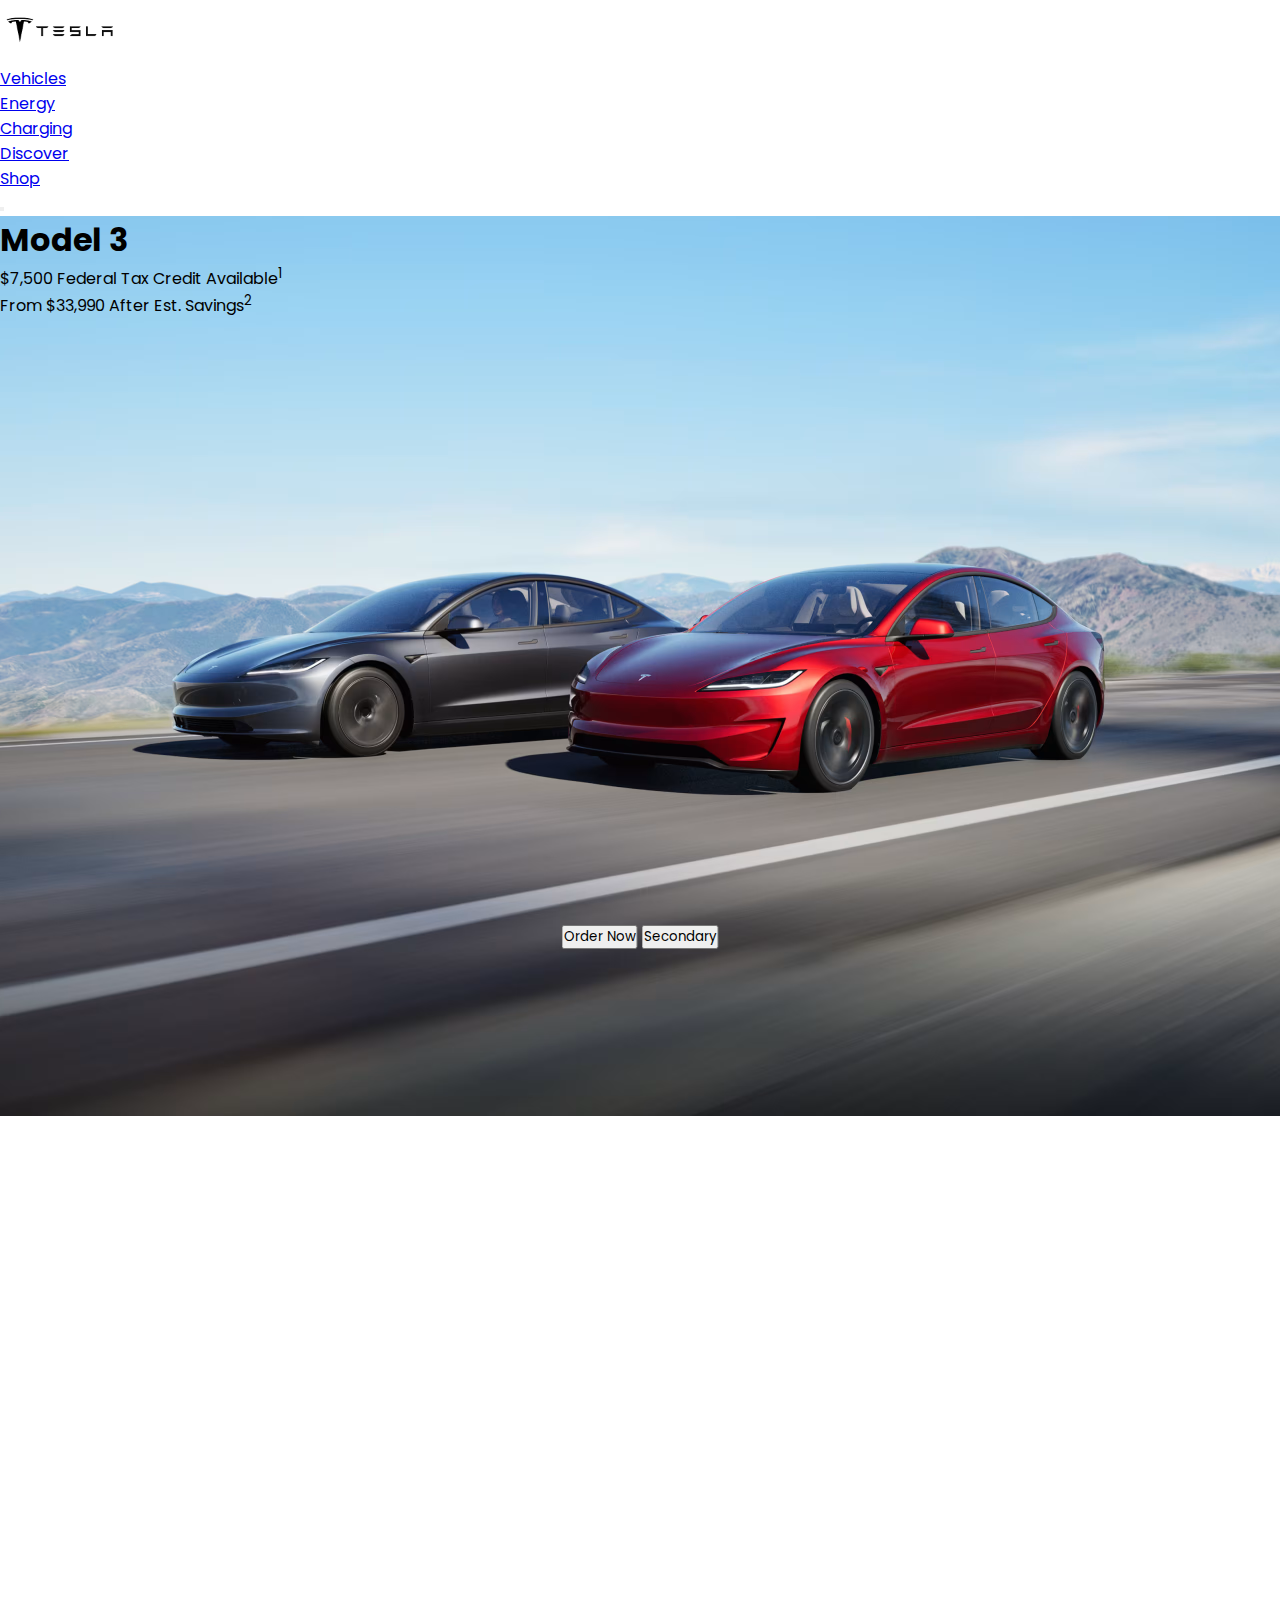
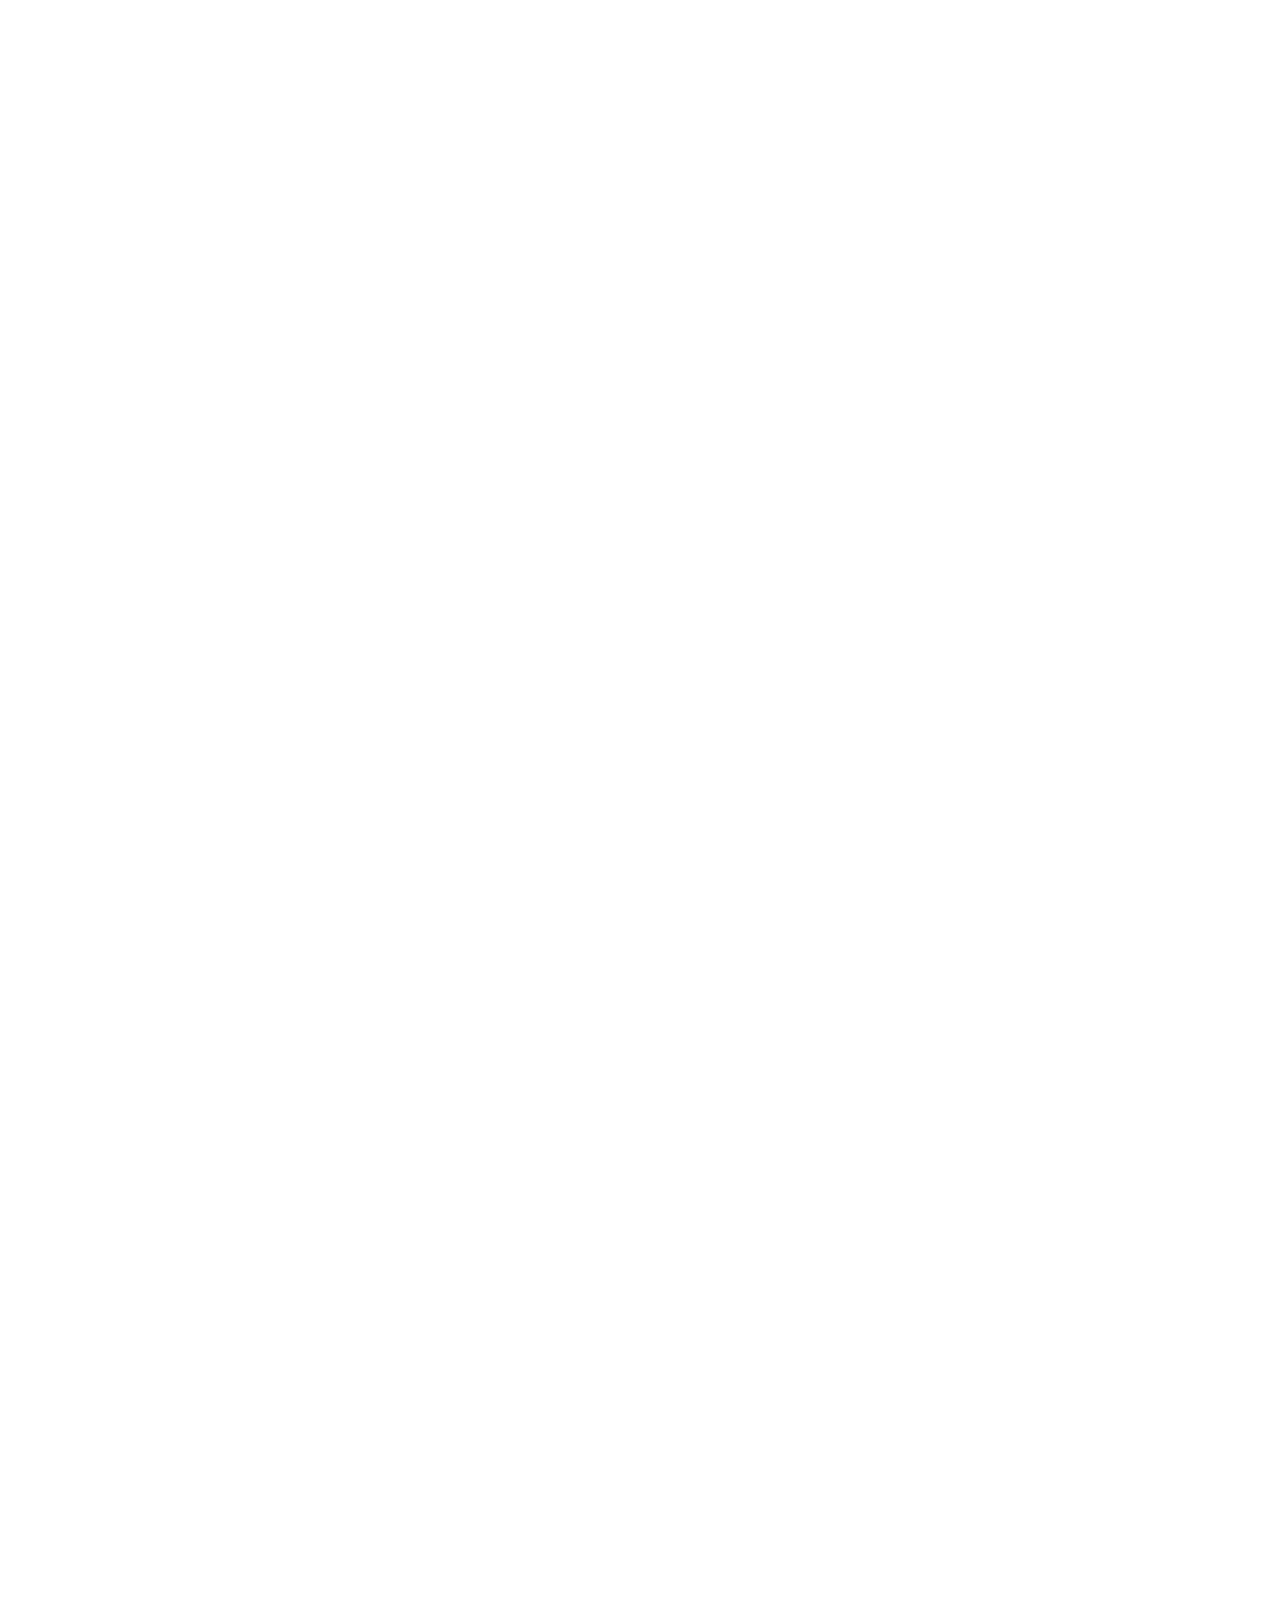
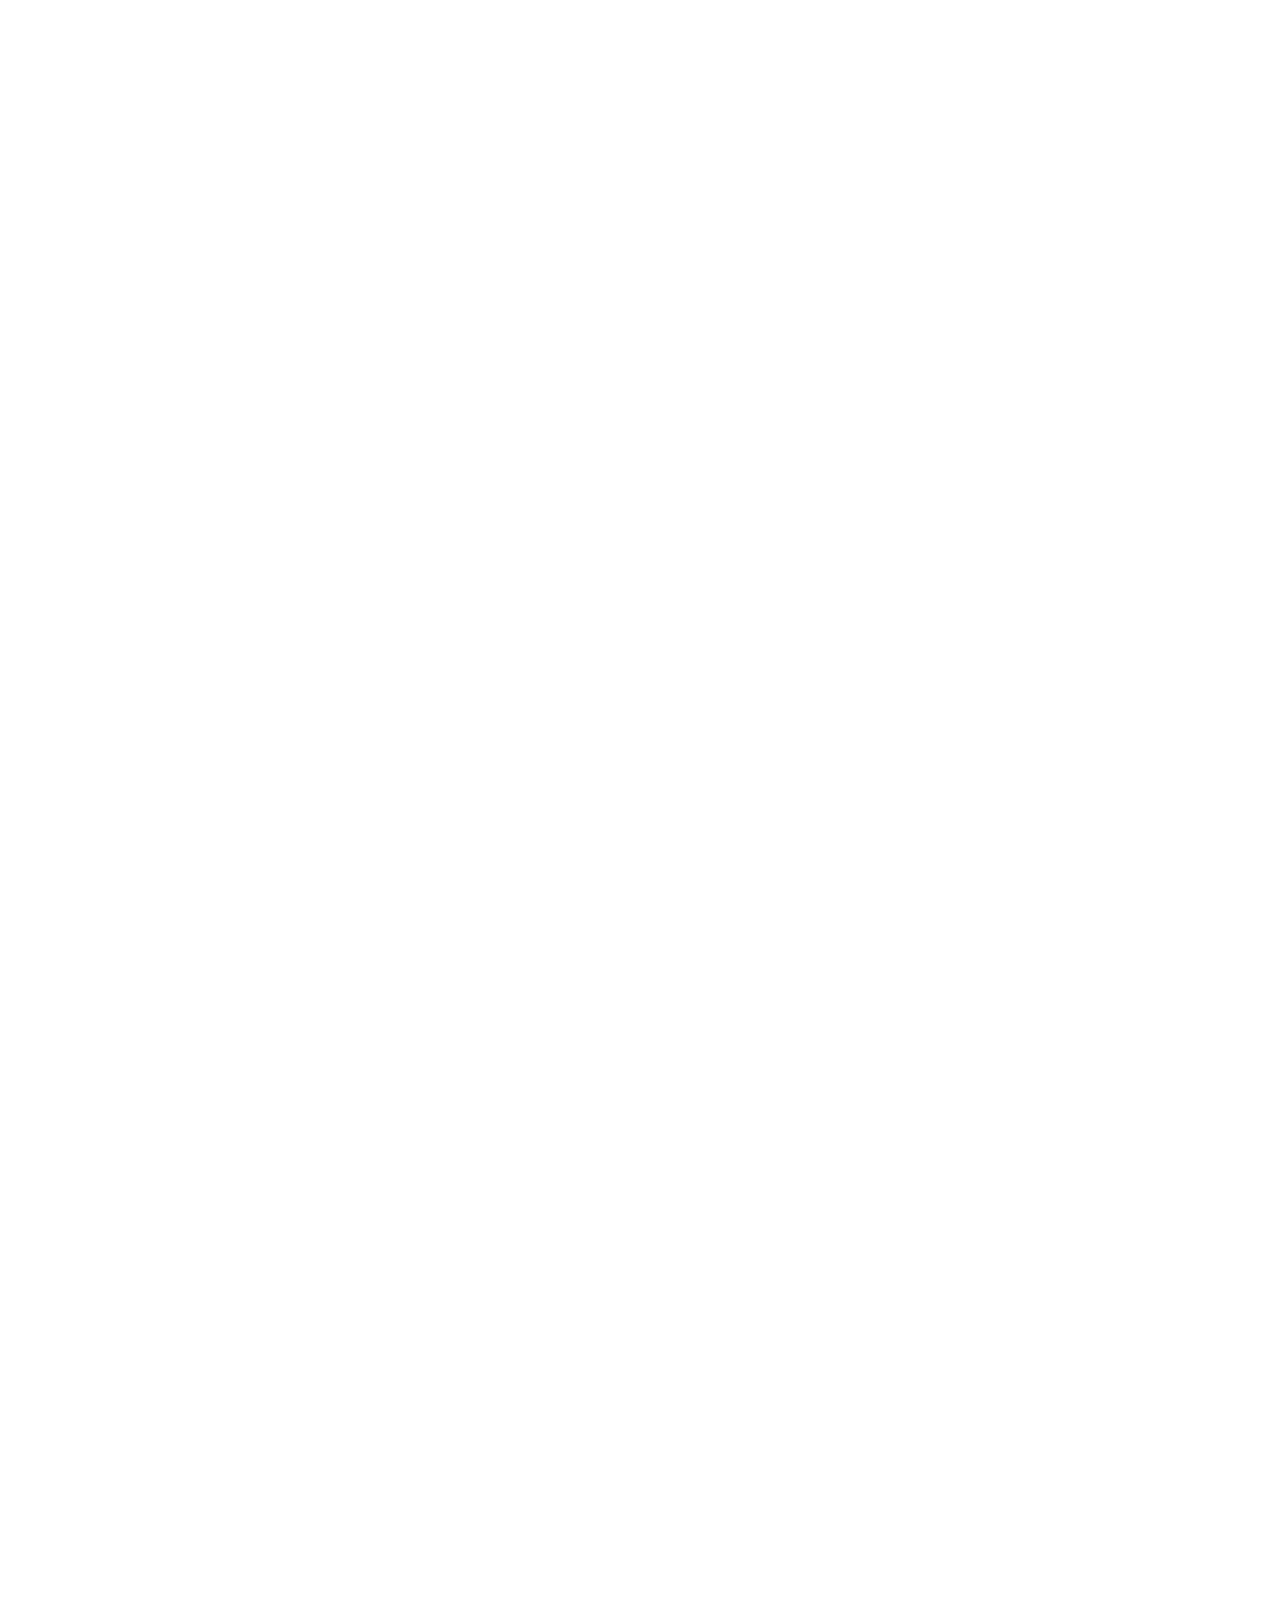
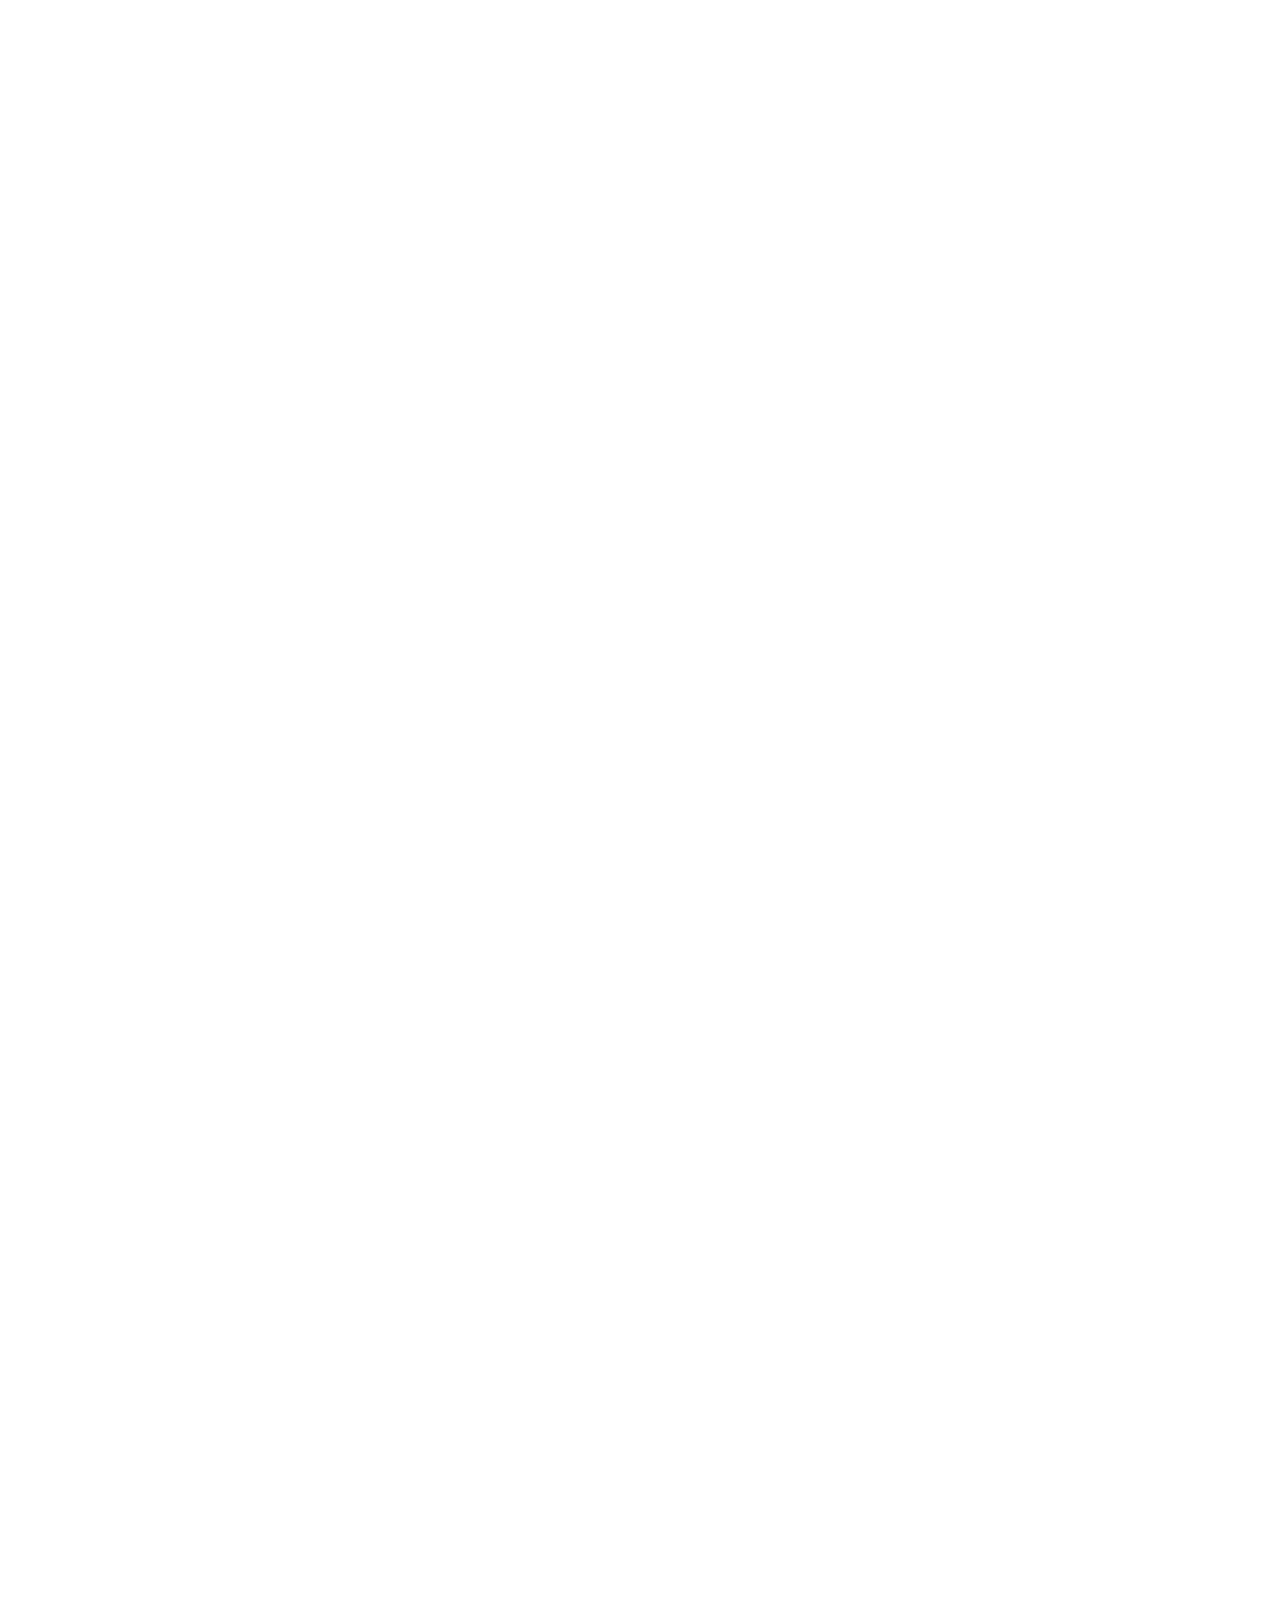
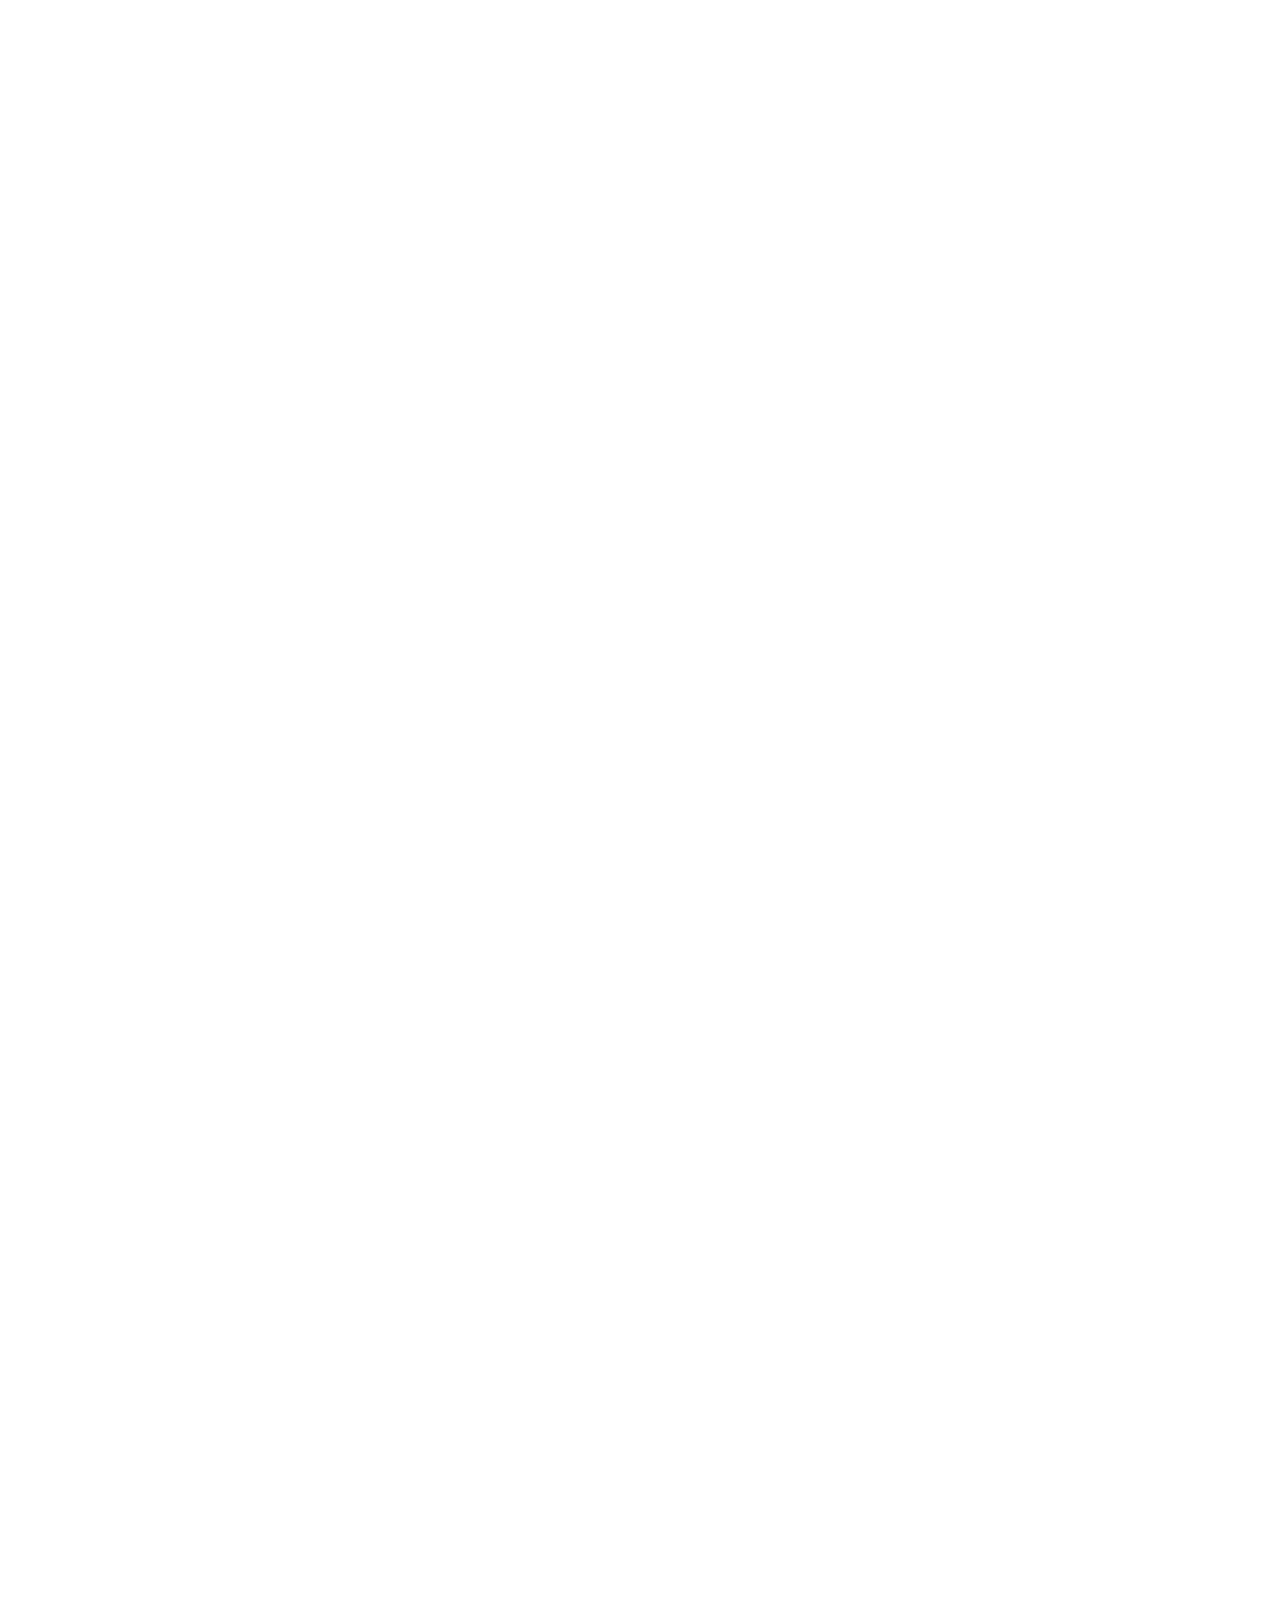
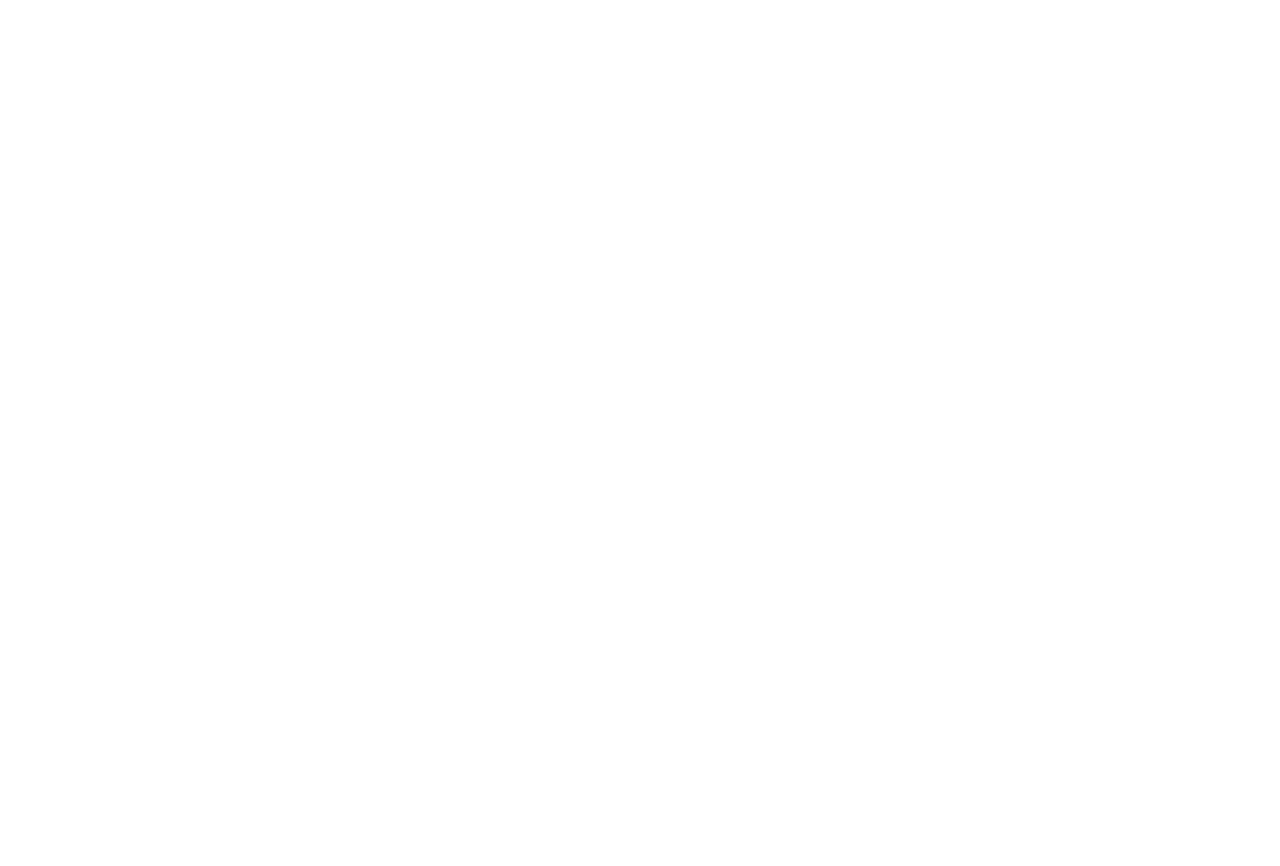
<file: index.html>
<!DOCTYPE html>
<html lang="en">

<head>
  <meta charset="UTF-8">
  <meta name="viewport" content="width=device-width, initial-scale=1.0">
  <title>Electric Cars, Solar &amp; Clean Energy | Tesla</title>
  <link href="https://cdn.jsdelivr.net/npm/bootstrap@5.0.2/dist/css/bootstrap.min.css" rel="stylesheet"
    integrity="sha384-EVSTQN3/azprG1Anm3QDgpJLIm9Nao0Yz1ztcQTwFspd3yD65VohhpuuCOmLASjC" crossorigin="anonymous">
  <!-- font-awesome cdn -->
  <link rel="stylesheet" href="https://cdnjs.cloudflare.com/ajax/libs/font-awesome/6.5.2/css/all.min.css"
    integrity="sha512-SnH5WK+bZxgPHs44uWIX+LLJAJ9/2PkPKZ5QiAj6Ta86w+fsb2TkcmfRyVX3pBnMFcV7oQPJkl9QevSCWr3W6A=="
    crossorigin="anonymous" referrerpolicy="no-referrer" />

  <!-- google fonts cdn  -->
  <link rel="preconnect" href="https://fonts.googleapis.com">
  <link rel="preconnect" href="https://fonts.gstatic.com" crossorigin>
  <link
    href="https://fonts.googleapis.com/css2?family=Poppins:ital,wght@0,100;0,200;0,300;0,400;0,500;0,600;0,700;0,800;0,900;1,100;1,200;1,300;1,400;1,500;1,600;1,700;1,800;1,900&display=swap"
    rel="stylesheet">
  <link rel="shortcut icon" href="./images/favicon.png" type="image/x-icon">
  <link rel="stylesheet" href="./css/style.css">

  <link href="https://unpkg.com/aos@2.3.1/dist/aos.css" rel="stylesheet">

</head>

<body>

  <nav class="navbar navbar-expand-lg navbar-light px-3">
    <div class="container-fluid">
      <!-- Left Section: Brand -->
      <a class="navbar-brand" href="./index.html">
        <img src="./images/logo.png" alt="" width="120px">
      </a>

      <!-- Center Section: Navbar links -->
      <div class="collapse navbar-collapse justify-content-center" id="navbarTogglerDemo01">
        <ul class="navbar-nav mb-2 mb-lg-0">
          <li class="nav-item">
            <a class="nav-link active" aria-current="page" href="#">Vehicles</a>
          </li>
          <li class="nav-item">
            <a class="nav-link text-dark" href="#">Energy</a>
          </li>
          <li class="nav-item">
            <a class="nav-link text-dark" href="#">Charging</a>
          </li>
          <li class="nav-item">
            <a class="nav-link text-dark" href="#">Discover</a>
          </li>
          <li class="nav-item">
            <a class="nav-link text-dark" href="./shop.html">Shop</a>
          </li>
        </ul>
      </div>

      <!-- Right Section: Search form -->
      <div class="d-flex gap-2 icon_div">
        <i class="fa-solid fa-question"></i>
        <i class="fa-solid fa-globe"></i>
        <i class="fa-solid fa-user"></i>
      </div>

      <!-- Navbar Toggler for small screens -->
      <button class="navbar-toggler" type="button" data-bs-toggle="collapse" data-bs-target="#navbarTogglerDemo01"
        aria-controls="navbarTogglerDemo01" aria-expanded="false" aria-label="Toggle navigation">
        <span class="navbar-toggler-icon"></span>
      </button>
    </div>
  </nav>
  
  <header class="py-5">
    <div class="px-4 py-5 text-center">
      <h1 class="display-5 fw-normal">Model 3</h1>
      <div class="col-lg-6 mx-auto">
        <p class="lead mb-4">$7,500 Federal Tax Credit Available<sup>1</sup> <br>
          From $33,990 After Est. Savings<sup>2</sup></p>
      </div>
    </div>
    <div class="d-grid gap-2 d-sm-flex justify-content-sm-center header-btns">
      <button type="button" class="btn bg-white text-dark btn-lg px-4 gap-2">Order Now</button>
      <button type="button" class="btn bg-dark text-white btn-outline-secondary btn-lg px-4">Secondary</button>
    </div>
  </header>

  <section id="sec1" data-aos="zoom-in" data-aos-delay="150" data-aos-duration="1500">
    <div class="px-4 py-5 text-center">
      <h1 class="display-5 fw-normal">Model Y</h1>
      <div class="col-lg-6 mx-auto">
        <p class="lead mb-4">From $31,490<sup>3</sup><br>
          After Est. Savings</p>
      </div>
    </div>
    <div class="d-grid gap-2 d-sm-flex justify-content-sm-center header-btns">
      <button type="button" class="btn bg-white text-dark btn-lg px-4 gap-2">Order Now</button>
      <button type="button" class="btn bg-dark text-white btn-outline-secondary btn-lg px-4">Secondary</button>
    </div>
  </section>

  <section id="sec2"data-aos="zoom-in" data-aos-delay="150" data-aos-duration="1500">
    <div class="px-4 py-5 text-center">
      <h1 class="display-5 fw-normal">Model X</h1>
      <div class="col-lg-6 mx-auto">
        <p class="lead mb-4">From $63,990<sup>4</sup><br>
          After Est. Savings</p>
      </div>
    </div>
    <div class="d-grid gap-2 d-sm-flex justify-content-sm-center header-btns">
      <button type="button" class="btn bg-white text-dark btn-lg px-4 gap-2">Order Now</button>
      <button type="button" class="btn bg-dark text-white btn-outline-secondary btn-lg px-4">Secondary</button>
    </div>
  </section>

  <section id="sec3" data-aos="zoom-in" data-aos-delay="150" data-aos-duration="1500">
    <div class="px-4 py-5 text-center">
      <h1 class="display-5 fw-normal">Model S</h1>
      <div class="col-lg-6 mx-auto">
        <p class="lead mb-4">From $66,490<sup>5</sup><br>
          After Est. Savings</p>
      </div>
    </div>
    <div class="d-grid gap-2 d-sm-flex justify-content-sm-center header-btns">
      <button type="button" class="btn bg-white text-dark btn-lg px-4 gap-2">Order Now</button>
      <button type="button" class="btn bg-dark text-white btn-outline-secondary btn-lg px-4">Secondary</button>
    </div>
  </section>

  <section id="sec4"data-aos="zoom-in" data-aos-delay="150" data-aos-duration="1500">
    <div class="px-4 py-5 text-center">
      <h1 class="display-5 fw-normal">Model S</h1>
      <div class="col-lg-6 mx-auto">
        <p class="lead mb-4">From $66,490<sup>5</sup><br>
          After Est. Savings</p>
      </div>
    </div>
    <div class="d-grid gap-2 d-sm-flex justify-content-sm-center header-btns">
      <button type="button" class="btn bg-white text-dark btn-lg px-4 gap-2">Order Now</button>
      <button type="button" class="btn bg-dark text-white btn-outline-secondary btn-lg px-4">Secondary</button>
    </div>
  </section>

  <section id="sec5" data-aos="zoom-in" data-aos-delay="150" data-aos-duration="1500">
    <div class="px-4 py-5 text-center">
      <h1 class="display-5 fw-normal">Solar Panels</h1>
      <div class="col-lg-6 mx-auto">
        <p class="lead mb-4"><a href="" class="text-white">Schedule a Virtual Consultation</a></p>
      </div>
    </div>
    <div class="d-grid gap-2 d-sm-flex justify-content-sm-center header-btns">
      <button type="button" class="btn bg-white text-dark btn-lg px-4 gap-2">Order Now</button>
      <button type="button" class="btn bg-dark text-white btn-outline-secondary btn-lg px-4">Secondary</button>
    </div>
  </section>

  <section id="sec6" data-aos="zoom-in" data-aos-delay="150" data-aos-duration="1500">
    <div class="px-4 py-5 text-center">
      <h1 class="display-5 fw-normal">Solar Roof</h1>
      <div class="col-lg-6 mx-auto">
        <p class="lead mb-4 fs-6">Produce Clean Energy From Your Roof</p>
      </div>
    </div>
    <div class="d-grid gap-2 d-sm-flex justify-content-sm-center header-btns">
      <button type="button" class="btn bg-white text-dark btn-lg px-4 gap-2">Order Now</button>
      <button type="button" class="btn bg-dark text-white btn-outline-secondary btn-lg px-4">Secondary</button>
    </div>
  </section>

  <section id="sec7" data-aos="zoom-in" data-aos-delay="150" data-aos-duration="1500">
    <div class="px-4 py-5 text-center">
      <h1 class="display-5 fw-normal">Powerwall</h1>
    </div>
    <div class="d-grid gap-2 d-sm-flex justify-content-sm-center header-btns">
      <button type="button" class="btn bg-white text-dark btn-lg px-4 gap-2">Order Now</button>
      <button type="button" class="btn bg-dark text-white btn-outline-secondary btn-lg px-4">Secondary</button>
    </div>
  </section>

  <section id="sec8" data-aos="zoom-in" data-aos-delay="150" data-aos-duration="1500">
    <div class="px-4 py-5 text-center">
      <h1 class="display-5 fw-normal">Accessories</h1>
    </div>
    <div class="d-grid gap-2 d-sm-flex justify-content-sm-center header-btns">
      <button type="button" class="btn bg-white text-dark btn-lg px-4 gap-2">Order Now</button>
    </div>
  </section>

  <footer class="bg-dark" data-aos="zoom-in" data-aos-delay="150" data-aos-duration="1500">
    <div class="container text-center text-white py-4">
      <p> 1 $7,500 Federal Tax Credit available for eligible <br> buyers and subject to MSRP caps. Model 3 <br>
        Rear-Wheel Drive not eligible. </p>

      <p> 2 Starting price of Model 3 Rear-Wheel Drive <br> before estimated savings is $38,990, excluding taxes and
        <br> fees and is subject to change. Estimated savings includes $5,000 in gas <br> savings estimated over five
        years. </p>

      <p> 3 Monthly lease payment is $449 before estimated gas <br> savings of $100 per month and based on purchase
        price <br> of $44,990, excluding taxes and fees and is subject to change. Lease <br> available in select states,
        requires $2,999 down and is subject to credit approval. <br> No security deposit required. Additional terms and
        conditions apply. </p>

      <p> 4 Price before estimated savings is $77,990, excluding <br> taxes and fees. Subject to change. Estimated
        savings includes <br> $6,500 in gas savings estimated over five years, the $7,500 Federal <br> Tax Credit and
        state incentives, available to eligible buyers and <br> subject to MSRP caps. Terms apply. </p>

      <p> 5 Price before estimated savings is $72,990, excluding taxes <br> and fees. Subject to change. Estimated
        savings includes <br> $6,500 in gas savings estimated over five years and <br>state incentives, available to
        eligible buyers and subject to MSRP caps. Terms apply. </p>
    </div>
    <div class="container text-center py-4">
     <a href="" class="text-decoration-none text-white px-2"> Tesla © 2024  </a>
     <a href="" class="text-decoration-none text-white px-2"> Privacy & Legal </a>
     <a href="" class="text-decoration-none text-white px-2"> Vehicle Recalls </a>
     <a href="" class="text-decoration-none text-white px-2"> Contact </a>
     <a href="" class="text-decoration-none text-white px-2"> News </a>
     <a href="" class="text-decoration-none text-white px-2"> Get Updates </a>
     <a href="" class="text-decoration-none text-white px-2"> Locations </a>
    </div>
  </footer>

  <script src="https://cdn.jsdelivr.net/npm/@popperjs/core@2.9.2/dist/umd/popper.min.js"
    integrity="sha384-IQsoLXl5PILFhosVNubq5LC7Qb9DXgDA9i+tQ8Zj3iwWAwPtgFTxbJ8NT4GN1R8p"
    crossorigin="anonymous"></script>
  <script src="https://cdn.jsdelivr.net/npm/bootstrap@5.0.2/dist/js/bootstrap.min.js"
    integrity="sha384-cVKIPhGWiC2Al4u+LWgxfKTRIcfu0JTxR+EQDz/bgldoEyl4H0zUF0QKbrJ0EcQF"
    crossorigin="anonymous"></script>
    <script src="https://unpkg.com/aos@2.3.1/dist/aos.js"></script>
    <script>
      AOS.init();
    </script>
</body>

</html>
</file>
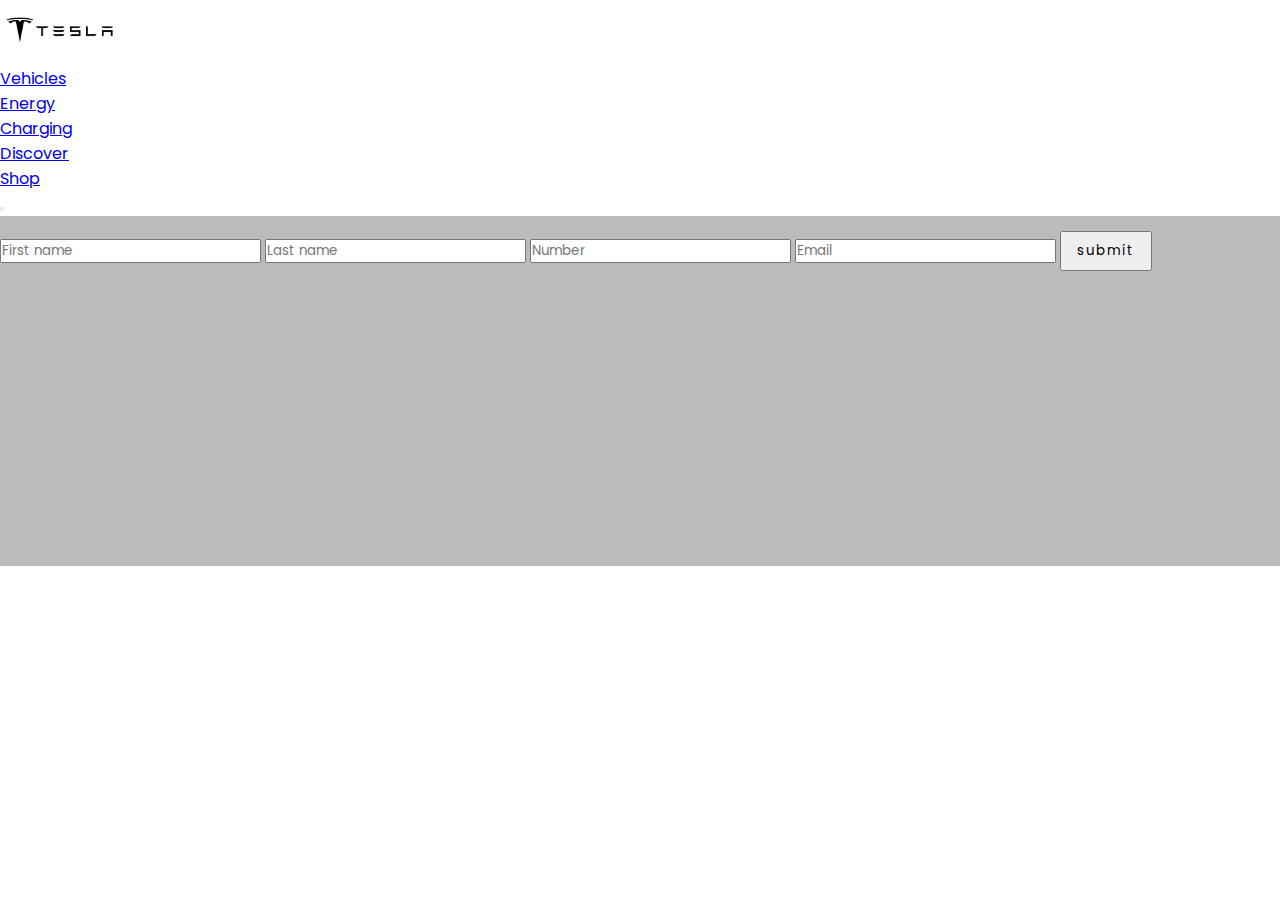
<file: shop.html>
<!doctype html>
<html lang="en">

<head>
    <!-- Required meta tags -->
    <meta charset="utf-8">
    <meta name="viewport" content="width=device-width, initial-scale=1">

    <!-- Bootstrap CSS -->
    <link href="https://cdn.jsdelivr.net/npm/bootstrap@5.0.2/dist/css/bootstrap.min.css" rel="stylesheet"
        integrity="sha384-EVSTQN3/azprG1Anm3QDgpJLIm9Nao0Yz1ztcQTwFspd3yD65VohhpuuCOmLASjC" crossorigin="anonymous">
    <!-- font-awesome cdn -->
    <link rel="stylesheet" href="https://cdnjs.cloudflare.com/ajax/libs/font-awesome/6.5.2/css/all.min.css"
        integrity="sha512-SnH5WK+bZxgPHs44uWIX+LLJAJ9/2PkPKZ5QiAj6Ta86w+fsb2TkcmfRyVX3pBnMFcV7oQPJkl9QevSCWr3W6A=="
        crossorigin="anonymous" referrerpolicy="no-referrer" />

    <!-- google fonts cdn  -->
    <link rel="preconnect" href="https://fonts.googleapis.com">
    <link rel="preconnect" href="https://fonts.gstatic.com" crossorigin>
    <link
        href="https://fonts.googleapis.com/css2?family=Poppins:ital,wght@0,100;0,200;0,300;0,400;0,500;0,600;0,700;0,800;0,900;1,100;1,200;1,300;1,400;1,500;1,600;1,700;1,800;1,900&display=swap"
        rel="stylesheet">
    <link rel="shortcut icon" href="./images/favicon.png" type="image/x-icon">
    <link rel="stylesheet" href="./css/style.css">
    <title>shop now</title>
</head>

<body>

    <nav class="navbar navbar-expand-lg navbar-light px-3">
        <div class="container-fluid">
            <!-- Left Section: Brand -->
            <a class="navbar-brand" href="./index.html">
                <img src="./images/logo.png" alt="" width="120px">
            </a>

            <!-- Center Section: Navbar links -->
            <div class="collapse navbar-collapse justify-content-center" id="navbarTogglerDemo01">
                <ul class="navbar-nav mb-2 mb-lg-0">
                    <li class="nav-item">
                        <a class="nav-link active" aria-current="page" href="#">Vehicles</a>
                    </li>
                    <li class="nav-item">
                        <a class="nav-link text-dark" href="#">Energy</a>
                    </li>
                    <li class="nav-item">
                        <a class="nav-link text-dark" href="#">Charging</a>
                    </li>
                    <li class="nav-item">
                        <a class="nav-link text-dark" href="#">Discover</a>
                    </li>
                    <li class="nav-item">
                        <a class="nav-link text-dark" href="./shop.html">Shop</a>
                    </li>
                </ul>
            </div>

            <!-- Right Section: Search form -->
            <div class="d-flex gap-2 icon_div">
                <i class="fa-solid fa-question"></i>
                <i class="fa-solid fa-globe"></i>
                <i class="fa-solid fa-user"></i>
            </div>

            <!-- Navbar Toggler for small screens -->
            <button class="navbar-toggler" type="button" data-bs-toggle="collapse" data-bs-target="#navbarTogglerDemo01"
                aria-controls="navbarTogglerDemo01" aria-expanded="false" aria-label="Toggle navigation">
                <span class="navbar-toggler-icon"></span>
            </button>
        </div>
    </nav>

    <section>
        <div class="container my-5 py-3 rounded" style="background-color: rgb(189, 186, 186); height: 350px;">
            <form action="" id="formName">
                <input type="text" class="form-control" placeholder="First name" name="fname">
                <input type="text" class="form-control" placeholder="Last name" name="lname">
                <input type="tel" class="form-control" placeholder="Number" name="number">
                <input type="email" class="form-control" placeholder="Email" name="email">
                <input type="submit" value="submit" class="w-100 submit">

            </form>
        </div>
    </section>

    <script src="https://cdn.jsdelivr.net/npm/bootstrap@5.0.2/dist/js/bootstrap.bundle.min.js"
        integrity="sha384-MrcW6ZMFYlzcLA8Nl+NtUVF0sA7MsXsP1UyJoMp4YLEuNSfAP+JcXn/tWtIaxVXM"
        crossorigin="anonymous"></script>

    <script>
        const scriptURL = 'https://script.google.com/macros/s/AKfycbznqamwzKHD_6oLE1X2gi4MBj6479b0Uf3_Ab9ERwqfWmCK6Rj35AcBPTURPgzBHE-p9A/exec'
        const form = document.forms['formName']

        form.addEventListener('submit', e => {
            e.preventDefault()
            fetch(scriptURL, { method: 'POST', body: new FormData(form) })
                .then(response => alert("Thank you! your form is submitted successfully."))
                .then(() => { window.location.reload(); })
                .catch(error => console.error('Error!', error.message))
        })
    </script>

</body>

</html>
</file>
<file: css/style.css>
* {
    margin: 0;
    padding: 0;
    font-family: "Poppins", sans-serif;
}

nav {
    background: transparent;
}

header {
    width: 100%;
    height: 100vh;
    background: url("../images/heder.png");
    background-repeat: no-repeat;
    background-size: cover;
    background-position: center;
    position: relative;
}

.header-btns {
    position: absolute;
    top: 80%;
    left: 50%;
    transform: translate(-50%, -50%);
}

#sec1 {
    width: 100%;
    height: 100vh;
    background: url("../images/secrion1.jpg");
    background-repeat: no-repeat;
    background-size: cover;
    background-position: center;
    position: relative;
}

#sec2 {
    width: 100%;
    height: 100vh;
    background: url("../images/section2.png");
    background-repeat: no-repeat;
    background-size: cover;
    background-position: center;
    position: relative;
}


#sec3 {
    width: 100%;
    height: 100vh;
    background: url("../images/section3.avif");
    background-repeat: no-repeat;
    background-size: cover;
    background-position: center;
    position: relative;
    color: #fff;
}

#sec4 {
    width: 100%;
    height: 100vh;
    background: url("../images/section4.png");
    background-repeat: no-repeat;
    background-size: cover;
    background-position: center;
    position: relative;
}

#sec5 {
    width: 100%;
    height: 100vh;
    background: url("../images/section5.avif");
    background-repeat: no-repeat;
    background-size: cover;
    background-position: center;
    position: relative;
    color: #fff;
}

#sec6 {
    width: 100%;
    height: 100vh;
    background: url("../images/section6.jpg");
    background-repeat: no-repeat;
    background-size: cover;
    background-position: center;
    position: relative;
}

#sec7 {
    width: 100%;
    height: 100vh;
    background: url("../images/section7.avif");
    background-repeat: no-repeat;
    background-size: cover;
    background-position: center;
    position: relative;
}

#sec8 {
    width: 100%;
    height: 100vh;
    background: url("../images/section8.png");
    background-repeat: no-repeat;
    background-size: cover;
    background-position: center;
    position: relative;
}


@media (max-width:768px) {
    .icon_div {
        display: none !important;
    }
}
input{
    margin: 15px 0;
}

.submit{
    padding: 8px 15px;
    letter-spacing: 2px;
}
</file>
